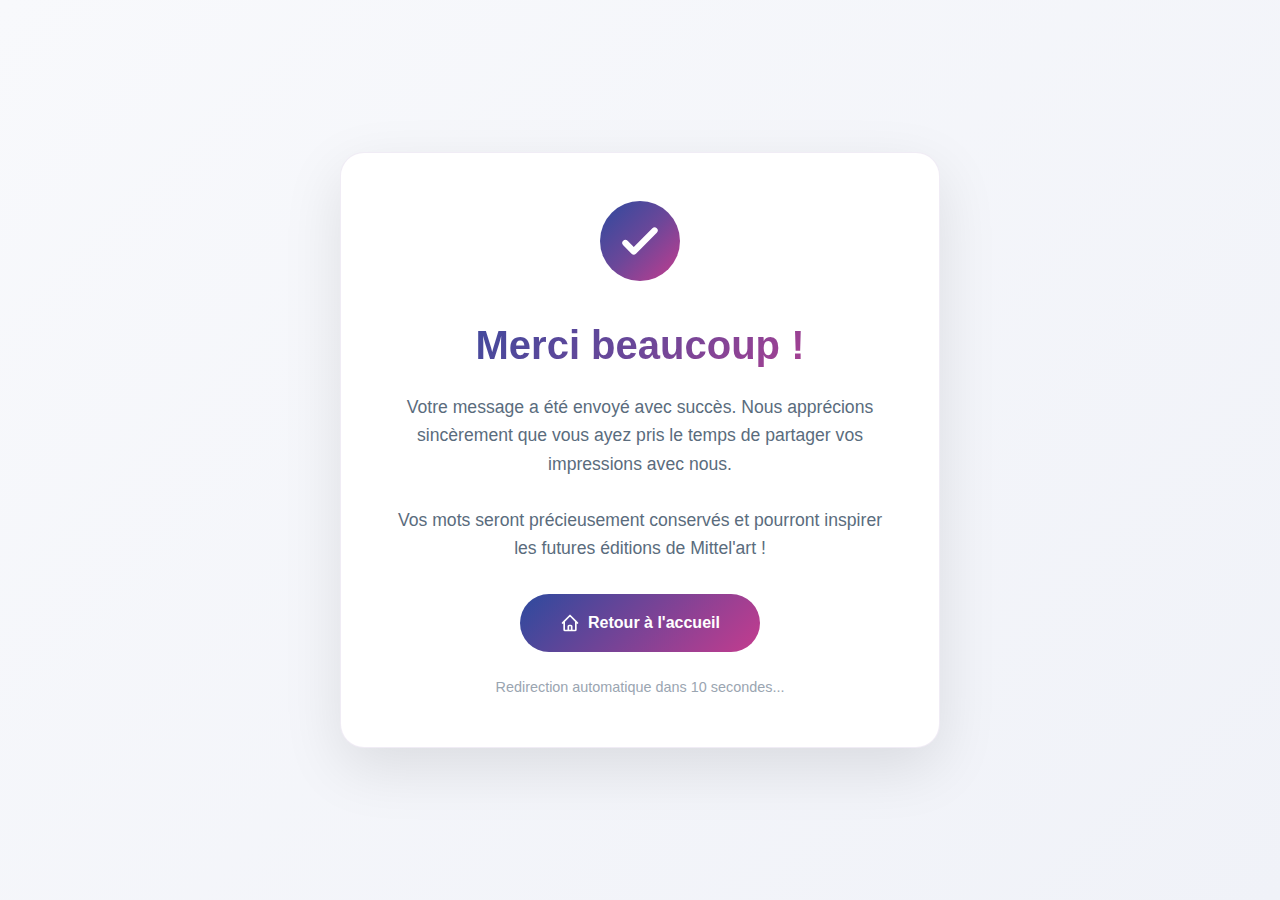
<file: thank-you.html>
<!DOCTYPE html>
<html lang="fr">
<head>
    <meta charset="UTF-8">
    <meta name="viewport" content="width=device-width, initial-scale=1.0">
    <title>Merci ! - Mittel'art 2026</title>
    <meta name="description" content="Merci pour votre message - Mittel'art 2026">

    <link rel="icon" type="image/svg+xml" href="data:image/svg+xml,<svg xmlns='http://www.w3.org/2000/svg' viewBox='0 0 100 100'><defs><linearGradient id='g' x1='0%25' y1='0%25' x2='100%25' y2='100%25'><stop offset='0%25' stop-color='%232d4a9e'/><stop offset='50%25' stop-color='%236b4799'/><stop offset='100%25' stop-color='%23c43c8e'/></linearGradient></defs><circle cx='50' cy='50' r='45' fill='url(%23g)'/><text x='50' y='68' font-family='Georgia,serif' font-size='50' font-weight='bold' fill='white' text-anchor='middle'>M</text></svg>">
    <meta name="theme-color" content="#6b4799">
    <meta name="robots" content="noindex, nofollow">

    <link rel="stylesheet" href="styles.css">
    <style>
        .thank-you-container {
            min-height: 100vh;
            display: flex;
            align-items: center;
            justify-content: center;
            padding: 2rem;
            background: linear-gradient(135deg, #f8f9fc 0%, #f0f2f8 100%);
        }

        .thank-you-card {
            background: white;
            padding: 3rem;
            border-radius: 24px;
            box-shadow: 0 20px 60px rgba(0, 0, 0, 0.1);
            text-align: center;
            max-width: 600px;
            width: 100%;
            border: 1px solid rgba(107, 71, 153, 0.1);
        }

        .success-icon {
            width: 80px;
            height: 80px;
            margin: 0 auto 2rem;
            background: linear-gradient(135deg, #2d4a9e 0%, #6b4799 50%, #c43c8e 100%);
            border-radius: 50%;
            display: flex;
            align-items: center;
            justify-content: center;
            animation: scaleIn 0.5s ease;
        }

        @keyframes scaleIn {
            from {
                transform: scale(0);
            }
            to {
                transform: scale(1);
            }
        }

        .success-icon svg {
            width: 50px;
            height: 50px;
            stroke: white;
            stroke-width: 3;
        }

        .thank-you-title {
            font-size: 2.5rem;
            font-weight: 700;
            background: linear-gradient(135deg, #2d4a9e 0%, #6b4799 50%, #c43c8e 100%);
            -webkit-background-clip: text;
            -webkit-text-fill-color: transparent;
            background-clip: text;
            margin-bottom: 1rem;
        }

        .thank-you-message {
            font-size: 1.1rem;
            color: #5a6c7d;
            line-height: 1.6;
            margin-bottom: 2rem;
        }

        .btn-home {
            display: inline-flex;
            align-items: center;
            gap: 0.5rem;
            background: linear-gradient(135deg, #2d4a9e 0%, #c43c8e 100%);
            color: white;
            padding: 1rem 2.5rem;
            border-radius: 50px;
            font-size: 1rem;
            font-weight: 600;
            text-decoration: none;
            transition: all 0.4s ease;
        }

        .btn-home:hover {
            transform: translateY(-3px);
            box-shadow: 0 15px 40px rgba(107, 71, 153, 0.4);
        }

        .countdown {
            font-size: 0.9rem;
            color: #9aa5b1;
            margin-top: 1.5rem;
        }

        @media (max-width: 768px) {
            .thank-you-card {
                padding: 2rem 1.5rem;
            }

            .thank-you-title {
                font-size: 2rem;
            }

            .thank-you-message {
                font-size: 1rem;
            }
        }
    </style>
</head>
<body>
    <div class="thank-you-container">
        <div class="thank-you-card">
            <div class="success-icon">
                <svg xmlns="http://www.w3.org/2000/svg" fill="none" viewBox="0 0 24 24" stroke="currentColor">
                    <path stroke-linecap="round" stroke-linejoin="round" d="M5 13l4 4L19 7" />
                </svg>
            </div>

            <h1 class="thank-you-title">Merci beaucoup !</h1>

            <p class="thank-you-message">
                Votre message a été envoyé avec succès. Nous apprécions sincèrement que vous ayez pris le temps de partager vos impressions avec nous.<br><br>
                Vos mots seront précieusement conservés et pourront inspirer les futures éditions de Mittel'art !
            </p>

            <a href="/" class="btn-home">
                <svg xmlns="http://www.w3.org/2000/svg" fill="none" viewBox="0 0 24 24" stroke="currentColor" style="width: 20px; height: 20px;">
                    <path stroke-linecap="round" stroke-linejoin="round" stroke-width="2" d="M3 12l2-2m0 0l7-7 7 7M5 10v10a1 1 0 001 1h3m10-11l2 2m-2-2v10a1 1 0 01-1 1h-3m-6 0a1 1 0 001-1v-4a1 1 0 011-1h2a1 1 0 011 1v4a1 1 0 001 1m-6 0h6" />
                </svg>
                Retour à l'accueil
            </a>

            <p class="countdown">Redirection automatique dans <span id="seconds">10</span> secondes...</p>
        </div>
    </div>

    <script>
        // Redirection automatique après 10 secondes
        let seconds = 10;
        const countdownElement = document.getElementById('seconds');

        const countdown = setInterval(() => {
            seconds--;
            countdownElement.textContent = seconds;

            if (seconds <= 0) {
                clearInterval(countdown);
                window.location.href = '/';
            }
        }, 1000);
    </script>
</body>
</html>
</file>
<file: styles.css>
:root {
            --primary-blue: #1a4b8c;
            --primary-purple: #6b4799;
            --accent-magenta: #d64a7b;
            --accent-yellow: #f4c542;
            --accent-cyan: #4ecdc4;
            --accent-orange: #e85a3c;
            --dark: #0f1419;
            --dark-soft: #1a1f2e;
            --light: #ffffff;
            --light-soft: #f8f9fa;
            --text-muted: #6b7280;
            
            --gradient-hero: linear-gradient(135deg, 
                #1a4b8c 0%, 
                #6b4799 30%, 
                #d64a7b 60%, 
                #e85a3c 80%, 
                #f4c542 100%);
            
            --gradient-card: linear-gradient(145deg, 
                rgba(26, 75, 140, 0.1) 0%, 
                rgba(107, 71, 153, 0.1) 100%);
        }

        * {
            margin: 0;
            padding: 0;
            box-sizing: border-box;
        }

        html {
            scroll-behavior: smooth;
        }

        body {
            font-family: 'Outfit', sans-serif;
            background: var(--light);
            color: var(--dark);
            line-height: 1.6;
            overflow-x: hidden;
        }

        /* Navigation */
        .navbar {
            position: fixed;
            top: 0;
            left: 0;
            right: 0;
            z-index: 1000;
            padding: 1rem 2rem;
            transition: all 0.4s ease;
            background: transparent;
        }

        .navbar.scrolled {
            background: rgba(255, 255, 255, 0.95);
            backdrop-filter: blur(20px);
            box-shadow: 0 4px 30px rgba(0, 0, 0, 0.1);
        }

        .navbar-content {
            max-width: 1400px;
            margin: 0 auto;
            display: flex;
            justify-content: space-between;
            align-items: center;
        }

        /* LOGO STYLES */
        .logo {
            font-family: 'Playfair Display', serif;
            font-size: 1.8rem;
            font-weight: 800;
            color: var(--light);
            text-decoration: none;
            transition: all 0.3s ease;
        }

        .navbar.scrolled .logo {
            background: var(--gradient-hero);
            -webkit-background-clip: text;
            -webkit-text-fill-color: transparent;
            background-clip: text;
            color: transparent;
        }

        .logo span {
            font-weight: 400;
        }

        .nav-links {
            display: flex;
            gap: 2.5rem;
            list-style: none;
        }

        .nav-links a {
            text-decoration: none;
            color: var(--light);
            font-weight: 500;
            font-size: 0.95rem;
            transition: all 0.3s ease;
            position: relative;
        }

        .navbar.scrolled .nav-links a {
            color: var(--dark);
        }

        .navbar.scrolled .nav-links a:hover {
            background: var(--gradient-hero);
            -webkit-background-clip: text;
            -webkit-text-fill-color: transparent;
            background-clip: text;
        }

        .nav-links a::after {
            content: '';
            position: absolute;
            bottom: -5px;
            left: 0;
            width: 0;
            height: 2px;
            background: var(--accent-magenta);
            transition: width 0.3s ease;
        }

        .nav-links a:hover::after {
            width: 100%;
        }

        .mobile-toggle {
            display: none;
            flex-direction: column;
            gap: 5px;
            cursor: pointer;
            padding: 5px;
        }

        .mobile-toggle span {
            width: 28px;
            height: 3px;
            background: var(--light);
            border-radius: 3px;
            transition: all 0.3s ease;
        }

        .navbar.scrolled .mobile-toggle span {
            background: var(--dark);
        }

        /* Hero Section */
        .hero {
            min-height: 100vh;
            display: flex;
            align-items: center;
            justify-content: center;
            position: relative;
            overflow: hidden;
            background: var(--gradient-hero);
        }

        .hero::before {
            content: '';
            position: absolute;
            top: 0;
            left: 0;
            right: 0;
            bottom: 0;
            background: 
                radial-gradient(circle at 20% 80%, rgba(78, 205, 196, 0.4) 0%, transparent 50%),
                radial-gradient(circle at 80% 20%, rgba(244, 197, 66, 0.4) 0%, transparent 50%),
                radial-gradient(circle at 40% 40%, rgba(196, 60, 142, 0.3) 0%, transparent 40%);
            animation: heroGlow 8s ease-in-out infinite alternate;
        }

        @keyframes heroGlow {
            0% { opacity: 0.7; transform: scale(1); }
            100% { opacity: 1; transform: scale(1.1); }
        }

        .hero-content {
            text-align: center;
            z-index: 10;
            padding: 2rem;
            max-width: 900px;
        }

        .hero-badge {
            display: inline-block;
            background: rgba(255, 255, 255, 0.2);
            backdrop-filter: blur(10px);
            padding: 0.6rem 1.5rem;
            border-radius: 50px;
            font-size: 0.9rem;
            font-weight: 600;
            color: var(--light);
            margin-bottom: 2rem;
            border: 1px solid rgba(255, 255, 255, 0.3);
            animation: fadeInDown 0.8s ease-out;
        }

        .hero-title {
            font-family: 'Playfair Display', serif;
            font-size: clamp(3.5rem, 10vw, 8rem);
            font-weight: 800;
            color: var(--light);
            line-height: 1;
            margin-bottom: 1rem;
            animation: fadeInUp 1s ease-out 0.2s both;
            text-shadow: 0 4px 30px rgba(0, 0, 0, 0.3);
        }

        .hero-title span {
            display: block;
            font-size: 0.4em;
            font-weight: 400;
            letter-spacing: 0.3em;
            margin-top: 0.5rem;
            opacity: 0.9;
            text-transform: uppercase;
        }

        .hero-subtitle {
            font-size: clamp(1.1rem, 2.5vw, 1.4rem);
            color: var(--light);
            margin-bottom: 2.5rem;
            opacity: 0.95;
            animation: fadeInUp 1s ease-out 0.4s both;
        }

        .hero-date {
            font-family: 'Playfair Display', serif;
            font-size: clamp(2rem, 5vw, 3.5rem);
            font-weight: 700;
            color: var(--accent-yellow);
            margin-bottom: 2rem;
            animation: fadeInUp 1s ease-out 0.6s both;
            text-shadow: 0 2px 20px rgba(244, 197, 66, 0.5);
        }

        .hero-cta {
            display: flex;
            gap: 1rem;
            justify-content: center;
            flex-wrap: wrap;
            animation: fadeInUp 1s ease-out 0.8s both;
        }

        .btn {
            padding: 1rem 2.5rem;
            border-radius: 50px;
            font-size: 1rem;
            font-weight: 600;
            text-decoration: none;
            transition: all 0.4s ease;
            cursor: pointer;
            border: none;
        }

        .btn-primary {
            background: var(--light);
            color: var(--primary-purple);
            box-shadow: 0 10px 40px rgba(0, 0, 0, 0.2);
        }

        .btn-primary:hover {
            transform: translateY(-3px);
            box-shadow: 0 15px 50px rgba(0, 0, 0, 0.3);
        }

        .btn-secondary {
            background: transparent;
            color: var(--light);
            border: 2px solid rgba(255, 255, 255, 0.5);
        }

        .btn-secondary:hover {
            background: rgba(255, 255, 255, 0.1);
            border-color: var(--light);
        }

        .scroll-indicator {
            position: absolute;
            bottom: 2rem;
            left: 50%;
            transform: translateX(-50%);
            animation: bounce 2s infinite;
        }

        .scroll-indicator svg {
            width: 30px;
            height: 30px;
            color: var(--light);
            opacity: 0.7;
        }

        @keyframes bounce {
            0%, 100% { transform: translateX(-50%) translateY(0); }
            50% { transform: translateX(-50%) translateY(10px); }
        }

        @keyframes fadeInUp {
            from {
                opacity: 0;
                transform: translateY(30px);
            }
            to {
                opacity: 1;
                transform: translateY(0);
            }
        }

        @keyframes fadeInDown {
            from {
                opacity: 0;
                transform: translateY(-20px);
            }
            to {
                opacity: 1;
                transform: translateY(0);
            }
        }

        /* Sections */
        section {
            padding: 6rem 2rem;
        }

        .section-header {
            text-align: center;
            margin-bottom: 4rem;
        }

        .section-badge {
            display: inline-block;
            background: var(--gradient-card);
            padding: 0.5rem 1.2rem;
            border-radius: 50px;
            font-size: 0.85rem;
            font-weight: 600;
            color: var(--primary-purple);
            margin-bottom: 1rem;
            border: 1px solid rgba(107, 71, 153, 0.2);
        }

        .section-title {
            font-family: 'Playfair Display', serif;
            font-size: clamp(2.2rem, 5vw, 3.5rem);
            font-weight: 700;
            color: var(--dark);
            margin-bottom: 1rem;
        }

        .section-subtitle {
            font-size: 1.1rem;
            color: var(--text-muted);
            max-width: 600px;
            margin: 0 auto;
        }

        /* About Section */
        .about {
            background: var(--light-soft);
        }

        .about-grid {
            max-width: 1200px;
            margin: 0 auto;
            display: grid;
            grid-template-columns: 1fr 1fr;
            gap: 4rem;
            align-items: center;
        }

        .about-image {
            position: relative;
            border-radius: 20px;
            overflow: hidden;
            aspect-ratio: 4/5;
            box-shadow: 0 30px 60px rgba(45, 74, 158, 0.2);
        }

        .about-content h3 {
            font-family: 'Playfair Display', serif;
            font-size: 2rem;
            font-weight: 700;
            color: var(--dark);
            margin-bottom: 1.5rem;
        }

        .about-content p {
            color: var(--text-muted);
            margin-bottom: 1.5rem;
            font-size: 1.05rem;
        }

        .about-stats {
            display: grid;
            grid-template-columns: repeat(3, 1fr);
            gap: 2rem;
            margin-top: 2.5rem;
        }

        .stat-item {
            text-align: center;
            padding: 1.5rem;
            background: var(--light);
            border-radius: 16px;
            box-shadow: 0 10px 30px rgba(0, 0, 0, 0.05);
        }

        .stat-number {
            font-family: 'Playfair Display', serif;
            font-size: 2.5rem;
            font-weight: 800;
            background: var(--gradient-hero);
            -webkit-background-clip: text;
            -webkit-text-fill-color: transparent;
            background-clip: text;
        }

        .stat-label {
            font-size: 0.9rem;
            color: var(--text-muted);
            margin-top: 0.3rem;
        }

        /* Henri Portrait */
        .founder-section {
            display: flex;
            align-items: center;
            gap: 1.5rem;
            margin: 2rem 0;
            padding: 1.5rem;
            background: linear-gradient(135deg, rgba(45, 74, 158, 0.08) 0%, rgba(107, 71, 153, 0.08) 100%);
            border-radius: 16px;
            border-left: 4px solid var(--accent-magenta);
        }

        .founder-image {
            flex-shrink: 0;
            width: 120px;
            height: 120px;
            border-radius: 50%;
            overflow: hidden;
            box-shadow: 0 8px 25px rgba(107, 71, 153, 0.25);
            border: 3px solid var(--light);
        }

        .founder-image img {
            width: 100%;
            height: 100%;
            object-fit: cover;
        }

        .founder-info h4 {
            font-family: 'Playfair Display', serif;
            font-size: 1.3rem;
            font-weight: 700;
            color: var(--dark);
            margin-bottom: 0.3rem;
        }

        .founder-info .founder-role {
            font-size: 0.9rem;
            color: var(--accent-magenta);
            font-weight: 600;
            margin-bottom: 0.5rem;
        }

        .founder-info p {
            font-size: 0.95rem;
            color: var(--text-muted);
            margin: 0;
            line-height: 1.5;
        }

        .photo-credit {
            font-size: 0.75rem;
            color: var(--text-muted);
            font-style: italic;
            margin-top: 0.5rem;
            opacity: 0.8;
        }

        @media (max-width: 600px) {
            .founder-section {
                flex-direction: column;
                text-align: center;
            }
            
            .founder-image {
                width: 100px;
                height: 100px;
            }
        }

        /* Programme Section */
        .programme {
            background: var(--dark);
            color: var(--light);
            position: relative;
            overflow: hidden;
        }

        .programme::before {
            content: '';
            position: absolute;
            top: -50%;
            right: -20%;
            width: 600px;
            height: 600px;
            background: radial-gradient(circle, rgba(107, 71, 153, 0.3) 0%, transparent 70%);
            border-radius: 50%;
        }

        .programme .section-title {
            color: var(--light);
        }

        .programme .section-badge {
            background: rgba(255, 255, 255, 0.1);
            color: var(--accent-yellow);
            border-color: rgba(244, 197, 66, 0.3);
        }

        .programme-grid {
            max-width: 1000px;
            margin: 0 auto;
            display: grid;
            grid-template-columns: 1fr 1fr;
            gap: 3rem;
        }

        .programme-card {
            background: rgba(255, 255, 255, 0.05);
            backdrop-filter: blur(10px);
            border-radius: 24px;
            padding: 2.5rem;
            border: 1px solid rgba(255, 255, 255, 0.1);
            transition: all 0.4s ease;
        }

        .programme-card:hover {
            transform: translateY(-5px);
            background: rgba(255, 255, 255, 0.08);
            border-color: rgba(255, 255, 255, 0.2);
        }

        .programme-day {
            font-family: 'Playfair Display', serif;
            font-size: 1.8rem;
            font-weight: 700;
            color: var(--accent-yellow);
            margin-bottom: 0.5rem;
        }

        .programme-date {
            font-size: 1rem;
            color: rgba(255, 255, 255, 0.7);
            margin-bottom: 2rem;
            padding-bottom: 1.5rem;
            border-bottom: 1px solid rgba(255, 255, 255, 0.1);
        }

        .programme-item {
            display: flex;
            gap: 1.5rem;
            margin-bottom: 1.5rem;
            align-items: flex-start;
        }

        .programme-time {
            font-weight: 600;
            color: var(--accent-cyan);
            min-width: 80px;
            font-size: 0.95rem;
        }

        .programme-event {
            color: rgba(255, 255, 255, 0.9);
        }

        .programme-event strong {
            display: block;
            margin-bottom: 0.3rem;
        }

        .programme-event span {
            font-size: 0.9rem;
            color: rgba(255, 255, 255, 0.6);
        }

        /* Lieu Section */
        .lieu {
            background: var(--light);
        }

        .lieu-grid {
            max-width: 1200px;
            margin: 0 auto;
            display: grid;
            grid-template-columns: 1fr 1fr;
            gap: 4rem;
            align-items: center;
        }

        .lieu-info h3 {
            font-family: 'Playfair Display', serif;
            font-size: 2rem;
            font-weight: 700;
            color: var(--dark);
            margin-bottom: 1.5rem;
        }

        .lieu-details {
            margin-top: 2rem;
        }

        .lieu-item {
            display: flex;
            gap: 1rem;
            margin-bottom: 1.5rem;
            align-items: flex-start;
        }

        .lieu-icon {
            width: 50px;
            height: 50px;
            background: var(--gradient-card);
            border-radius: 12px;
            display: flex;
            align-items: center;
            justify-content: center;
            flex-shrink: 0;
        }

        .lieu-icon svg {
            width: 24px;
            height: 24px;
            color: var(--primary-purple);
        }

        .lieu-text h4 {
            font-weight: 600;
            color: var(--dark);
            margin-bottom: 0.3rem;
        }

        .lieu-text p {
            color: var(--text-muted);
            font-size: 0.95rem;
        }

        .lieu-map {
            border-radius: 20px;
            overflow: hidden;
            box-shadow: 0 30px 60px rgba(0, 0, 0, 0.1);
            aspect-ratio: 1;
            background: var(--gradient-card);
        }

        .lieu-map iframe {
            width: 100%;
            height: 100%;
            border: none;
        }

        /* Partners Section */
        .partners {
            background: var(--light-soft);
        }

        .partners-grid {
            max-width: 1000px;
            margin: 0 auto;
            display: grid;
            grid-template-columns: repeat(auto-fit, minmax(200px, 1fr));
            gap: 3rem;
            align-items: center;
            justify-items: center;
        }

        .partner-item svg,
        .partner-item img {
            max-width: 180px;
            max-height: 80px;
            width: 100%;
            height: auto;
            filter: grayscale(100%);
            opacity: 0.7;
            transition: all 0.3s ease;
            object-fit: contain;
        }

        .partner-item svg:hover,
        .partner-item img:hover {
            filter: grayscale(0%);
            opacity: 1;
            transform: scale(1.05);
        }

        /* Contact Section */
        .contact {
            background: var(--light-soft);
            color: var(--dark);
            text-align: center;
            position: relative;
            overflow: hidden;
        }

        .contact-content {
            position: relative;
            z-index: 10;
            max-width: 900px;
            margin: 0 auto;
        }

        .contact .section-badge {
            background: var(--gradient-card);
            color: var(--primary-purple);
            border: 1px solid rgba(107, 71, 153, 0.2);
        }

        .contact .section-title {
            color: var(--dark);
        }

        .contact .section-subtitle {
            color: var(--text-muted);
        }

        .contact-cards {
            display: grid;
            grid-template-columns: repeat(2, 1fr);
            gap: 1.5rem;
            margin-top: 3rem;
        }

        .contact-card {
            background: var(--light);
            padding: 2rem;
            border-radius: 20px;
            border: 1px solid rgba(0, 0, 0, 0.08);
            box-shadow: 0 10px 30px rgba(0, 0, 0, 0.05);
            transition: all 0.3s ease;
        }

        .contact-card:hover {
            transform: translateY(-5px);
            box-shadow: 0 15px 40px rgba(0, 0, 0, 0.1);
        }

        .contact-card svg {
            width: 40px;
            height: 40px;
            margin-bottom: 1rem;
            color: var(--accent-magenta);
        }

        .contact-card h4 {
            font-weight: 600;
            margin-bottom: 0.5rem;
            color: var(--dark);
        }

        .contact-card p {
            color: var(--text-muted);
            font-size: 0.95rem;
        }

        .contact-card a {
            color: var(--primary-purple);
            text-decoration: none;
            transition: color 0.3s ease;
        }

        .contact-card a:hover {
            color: var(--accent-magenta);
        }


        /* Artistes Section */
        .artistes {
            padding: 6rem 2rem;
            background: linear-gradient(135deg, #f8f9fa 0%, #e9ecef 100%);
        }

        .artistes .section-title {
            color: var(--dark);
        }

        .artistes .section-subtitle {
            color: var(--text-muted);
        }

        .artistes-grid {
            max-width: 1400px;
            margin: 3rem auto 0;
            display: grid;
            grid-template-columns: repeat(auto-fit, minmax(250px, 1fr));
            gap: 1.5rem;
        }

        .artiste-item {
            background: var(--light);
            padding: 1.5rem;
            border-radius: 12px;
            border-left: 4px solid var(--primary-purple);
            box-shadow: 0 4px 15px rgba(0, 0, 0, 0.08);
            transition: all 0.3s ease;
        }

        .artiste-item:hover {
            transform: translateY(-5px);
            box-shadow: 0 8px 25px rgba(107, 71, 153, 0.2);
            border-left-color: var(--accent-magenta);
        }

        .artiste-specialty {
            display: inline-block;
            background: linear-gradient(135deg, var(--primary-blue) 0%, var(--primary-purple) 100%);
            color: var(--light);
            padding: 0.3rem 0.8rem;
            border-radius: 20px;
            font-size: 0.75rem;
            font-weight: 600;
            text-transform: uppercase;
            letter-spacing: 0.5px;
            margin-bottom: 0.75rem;
        }

        .artiste-item h4 {
            font-family: 'Playfair Display', serif;
            font-size: 1.2rem;
            color: var(--dark);
            margin: 0 0 0.75rem 0;
            font-weight: 600;
        }

        .artiste-contact {
            display: flex;
            gap: 0.5rem;
            margin-top: 0.75rem;
            flex-wrap: wrap;
        }

        .artiste-link {
            display: inline-flex;
            align-items: center;
            gap: 0.3rem;
            padding: 0.4rem 0.8rem;
            background: rgba(107, 71, 153, 0.08);
            border-radius: 20px;
            font-size: 0.8rem;
            color: var(--primary-purple);
            text-decoration: none;
            transition: all 0.3s ease;
            border: 1px solid rgba(107, 71, 153, 0.2);
        }

        .artiste-link svg {
            width: 14px;
            height: 14px;
            fill: currentColor;
        }

        .artiste-link:hover {
            background: var(--primary-purple);
            color: var(--light);
            transform: translateY(-2px);
            box-shadow: 0 4px 12px rgba(107, 71, 153, 0.3);
        }

        @media (max-width: 768px) {
            .artistes-grid {
                grid-template-columns: repeat(auto-fit, minmax(200px, 1fr));
                gap: 1rem;
            }

            .artiste-item {
                padding: 1.2rem;
            }

            .artiste-item h4 {
                font-size: 1.1rem;
            }
        }

        @media (max-width: 480px) {
            .artistes-grid {
                grid-template-columns: 1fr;
            }
        }
        /* Footer */
        footer {
            background: linear-gradient(135deg, 
                #1a4b8c 0%, 
                #6b4799 30%, 
                #d64a7b 60%, 
                #e85a3c 80%, 
                #f4c542 100%);
            color: var(--light);
            padding: 3rem 2rem;
            text-align: center;
            position: relative;
        }

        footer::before {
            content: '';
            position: absolute;
            top: 0;
            left: 0;
            right: 0;
            bottom: 0;
            background: 
                radial-gradient(circle at 20% 80%, rgba(78, 205, 196, 0.3) 0%, transparent 50%),
                radial-gradient(circle at 80% 20%, rgba(244, 197, 66, 0.3) 0%, transparent 50%);
            pointer-events: none;
        }

        .footer-content {
            max-width: 1200px;
            margin: 0 auto;
            position: relative;
            z-index: 1;
        }

        .footer-logo {
            font-family: 'Playfair Display', serif;
            font-size: 2rem;
            font-weight: 800;
            color: var(--light);
            text-shadow: 0 2px 10px rgba(0, 0, 0, 0.2);
            margin-bottom: 1rem;
        }

        .footer-text {
            color: rgba(255, 255, 255, 0.9);
            margin-bottom: 2rem;
        }

        .footer-links {
            display: flex;
            justify-content: center;
            gap: 2rem;
            flex-wrap: wrap;
            margin-bottom: 2rem;
        }

        .footer-links a {
            color: rgba(255, 255, 255, 0.9);
            text-decoration: none;
            transition: all 0.3s ease;
            padding: 0.3rem 0.6rem;
            border-radius: 6px;
        }

        .footer-links a:hover {
            background: rgba(255, 255, 255, 0.2);
            color: var(--light);
        }

        .footer-bottom {
            padding-top: 2rem;
            border-top: 1px solid rgba(255, 255, 255, 0.3);
            font-size: 0.9rem;
            color: rgba(255, 255, 255, 0.8);
        }

        /* Mobile Menu */
        .mobile-menu {
            display: none;
            position: fixed;
            top: 0;
            left: 0;
            right: 0;
            bottom: 0;
            background: var(--gradient-hero);
            z-index: 999;
            padding: 6rem 2rem 2rem;
            transform: translateX(100%);
            transition: transform 0.4s ease;
        }

        .mobile-menu.active {
            transform: translateX(0);
        }

        .mobile-menu-links {
            list-style: none;
            text-align: center;
        }

        .mobile-menu-links a {
            display: block;
            padding: 1.5rem;
            color: var(--light);
            text-decoration: none;
            font-size: 1.3rem;
            font-weight: 500;
            transition: all 0.3s ease;
            border-radius: 12px;
        }

        .mobile-menu-links a:hover {
            background: rgba(255, 255, 255, 0.2);
            color: var(--accent-yellow);
        }

        .mobile-menu-close {
            position: absolute;
            top: 1.5rem;
            right: 1.5rem;
            background: none;
            border: none;
            color: var(--light);
            font-size: 2rem;
            cursor: pointer;
        }

        /* Responsive */
        @media (max-width: 1024px) {
            .about-grid,
            .lieu-grid {
                grid-template-columns: 1fr;
                gap: 3rem;
            }

            .about-image {
                max-width: 400px;
                margin: 0 auto;
            }

            .lieu-map {
                aspect-ratio: 16/9;
            }
        }

        @media (max-width: 768px) {
            .nav-links {
                display: none;
            }

            .mobile-toggle {
                display: flex;
            }

            .mobile-menu {
                display: block;
            }

            .hero-cta {
                flex-direction: column;
                align-items: center;
            }

            .btn {
                width: 100%;
                max-width: 280px;
                text-align: center;
            }

            .programme-grid {
                grid-template-columns: 1fr;
            }

            .about-stats {
                grid-template-columns: repeat(3, 1fr);
                gap: 1rem;
            }

            .stat-item {
                padding: 1rem;
            }

            .stat-number {
                font-size: 1.8rem;
            }

            .contact-cards {
                grid-template-columns: 1fr;
            }

            section {
                padding: 4rem 1.5rem;
            }
        }

        @media (max-width: 480px) {
            .about-stats {
                grid-template-columns: 1fr;
            }

            .hero-title {
                font-size: 3rem;
            }

            .hero-date {
                font-size: 1.8rem;
            }
        }

        /* Back to top button */
        .back-to-top {
            position: fixed;
            bottom: 2rem;
            right: 2rem;
            width: 50px;
            height: 50px;
            background: var(--gradient-hero);
            border-radius: 50%;
            display: flex;
            align-items: center;
            justify-content: center;
            color: var(--light);
            text-decoration: none;
            box-shadow: 0 10px 30px rgba(107, 71, 153, 0.4);
            opacity: 0;
            visibility: hidden;
            transition: all 0.4s ease;
            z-index: 100;
        }

        .back-to-top.visible {
            opacity: 1;
            visibility: visible;
        }

        .back-to-top:hover {
            transform: translateY(-5px);
            box-shadow: 0 15px 40px rgba(107, 71, 153, 0.5);
        }

        /* ========== COUNTDOWN ========== */
        .countdown-container {
            display: flex;
            justify-content: center;
            gap: 1.5rem;
            margin: 2rem 0;
            flex-wrap: wrap;
            animation: fadeInUp 1s ease-out 0.5s both;
        }

        .countdown-item {
            background: rgba(255, 255, 255, 0.15);
            backdrop-filter: blur(10px);
            border: 1px solid rgba(255, 255, 255, 0.25);
            border-radius: 16px;
            padding: 1.2rem 1.5rem;
            min-width: 90px;
            text-align: center;
            transition: transform 0.3s ease;
        }

        .countdown-item:hover {
            transform: translateY(-5px);
            background: rgba(255, 255, 255, 0.2);
        }

        .countdown-number {
            font-family: 'Playfair Display', serif;
            font-size: 2.5rem;
            font-weight: 700;
            color: var(--accent-yellow);
            line-height: 1;
            text-shadow: 0 2px 10px rgba(244, 197, 66, 0.5);
        }

        .countdown-label {
            font-size: 0.85rem;
            color: rgba(255, 255, 255, 0.9);
            text-transform: uppercase;
            letter-spacing: 1px;
            margin-top: 0.5rem;
        }

        .countdown-ended {
            font-family: 'Playfair Display', serif;
            font-size: 1.8rem;
            color: var(--accent-yellow);
            text-shadow: 0 2px 20px rgba(244, 197, 66, 0.5);
            animation: pulse 2s infinite;
        }

        @keyframes pulse {
            0%, 100% { opacity: 1; transform: scale(1); }
            50% { opacity: 0.8; transform: scale(1.02); }
        }

        /* ========== ACTION BUTTONS (Calendar & Share) ========== */
        .action-buttons {
            display: flex;
            justify-content: center;
            gap: 1rem;
            margin-top: 1.5rem;
            flex-wrap: wrap;
            animation: fadeInUp 1s ease-out 0.9s both;
        }

        .action-btn {
            display: inline-flex;
            align-items: center;
            gap: 0.5rem;
            padding: 0.8rem 1.5rem;
            border-radius: 50px;
            font-size: 0.9rem;
            font-weight: 500;
            text-decoration: none;
            transition: all 0.3s ease;
            cursor: pointer;
            border: none;
        }

        .action-btn svg {
            width: 18px;
            height: 18px;
        }

        .btn-calendar {
            background: rgba(255, 255, 255, 0.9);
            color: var(--primary-purple);
        }

        .btn-calendar:hover {
            background: var(--light);
            transform: translateY(-2px);
            box-shadow: 0 8px 25px rgba(0, 0, 0, 0.2);
        }

        .btn-share {
            background: rgba(255, 255, 255, 0.2);
            color: var(--light);
            border: 1px solid rgba(255, 255, 255, 0.4);
        }

        .btn-share:hover {
            background: rgba(255, 255, 255, 0.3);
            transform: translateY(-2px);
        }

        /* Calendar dropdown */
        .calendar-dropdown {
            position: relative;
            display: inline-block;
        }

        .calendar-options {
            position: absolute;
            bottom: 100%;
            left: 50%;
            transform: translateX(-50%);
            background: var(--light);
            border-radius: 12px;
            box-shadow: 0 10px 40px rgba(0, 0, 0, 0.2);
            padding: 0.5rem;
            margin-bottom: 0.5rem;
            opacity: 0;
            visibility: hidden;
            transition: all 0.3s ease;
            min-width: 200px;
            z-index: 100;
        }

        .calendar-dropdown:hover .calendar-options,
        .calendar-dropdown:focus-within .calendar-options {
            opacity: 1;
            visibility: visible;
        }

        .calendar-option {
            display: flex;
            align-items: center;
            gap: 0.75rem;
            padding: 0.75rem 1rem;
            color: var(--dark);
            text-decoration: none;
            border-radius: 8px;
            transition: background 0.2s ease;
            font-size: 0.9rem;
        }

        .calendar-option:hover {
            background: var(--light-soft);
        }

        .calendar-option svg {
            width: 20px;
            height: 20px;
        }

        .calendar-option.google svg { color: #4285F4; }
        .calendar-option.apple svg { color: #333; }
        .calendar-option.outlook svg { color: #0078D4; }
        .calendar-option.ics svg { color: var(--primary-purple); }

        /* Share dropdown */
        .share-dropdown {
            position: relative;
            display: inline-block;
        }

        .share-options {
            position: absolute;
            bottom: 100%;
            left: 50%;
            transform: translateX(-50%);
            background: var(--light);
            border-radius: 12px;
            box-shadow: 0 10px 40px rgba(0, 0, 0, 0.2);
            padding: 0.5rem;
            margin-bottom: 0.5rem;
            opacity: 0;
            visibility: hidden;
            transition: all 0.3s ease;
            min-width: 180px;
            z-index: 100;
        }

        .share-dropdown:hover .share-options,
        .share-dropdown:focus-within .share-options {
            opacity: 1;
            visibility: visible;
        }

        .share-option {
            display: flex;
            align-items: center;
            gap: 0.75rem;
            padding: 0.75rem 1rem;
            color: var(--dark);
            text-decoration: none;
            border-radius: 8px;
            transition: background 0.2s ease;
            font-size: 0.9rem;
            cursor: pointer;
            border: none;
            background: none;
            width: 100%;
        }

        .share-option:hover {
            background: var(--light-soft);
        }

        .share-option svg {
            width: 20px;
            height: 20px;
        }

        .share-option.facebook svg { color: #1877F2; }
        .share-option.twitter svg { color: #1DA1F2; }
        .share-option.whatsapp svg { color: #25D366; }
        .share-option.email svg { color: var(--accent-magenta); }
        .share-option.copy svg { color: var(--text-muted); }

        /* ========== GALLERY ========== */
        .gallery {
            background: var(--dark);
            overflow: hidden;
        }

        .gallery .section-badge {
            background: rgba(255, 255, 255, 0.1);
            color: var(--light);
            border-color: rgba(255, 255, 255, 0.2);
        }

        .gallery .section-title {
            color: var(--light);
        }

        .gallery .section-subtitle {
            color: rgba(255, 255, 255, 0.7);
        }

        .gallery-grid {
            max-width: 1400px;
            margin: 0 auto;
            display: grid;
            grid-template-columns: repeat(4, 1fr);
            grid-template-rows: repeat(2, 250px);
            gap: 1rem;
        }

        .gallery-item {
            position: relative;
            overflow: hidden;
            border-radius: 12px;
            cursor: pointer;
        }

        .gallery-item:nth-child(1) {
            grid-column: span 2;
            grid-row: span 2;
        }

        .gallery-item img {
            width: 100%;
            height: 100%;
            object-fit: cover;
            transition: transform 0.5s ease;
        }

        .gallery-item:hover img {
            transform: scale(1.1);
        }

        .gallery-overlay {
            position: absolute;
            inset: 0;
            background: linear-gradient(to top, rgba(0,0,0,0.7) 0%, transparent 50%);
            display: flex;
            align-items: flex-end;
            padding: 1.5rem;
            opacity: 0;
            transition: opacity 0.3s ease;
        }

        .gallery-item:hover .gallery-overlay {
            opacity: 1;
        }

        .gallery-caption {
            color: var(--light);
        }

        .gallery-caption h4 {
            font-size: 1.1rem;
            margin-bottom: 0.25rem;
        }

        .gallery-caption p {
            font-size: 0.85rem;
            opacity: 0.8;
        }

        /* Lightbox */
        .lightbox {
            position: fixed;
            inset: 0;
            background: rgba(0, 0, 0, 0.95);
            z-index: 2000;
            display: flex;
            align-items: center;
            justify-content: center;
            opacity: 0;
            visibility: hidden;
            transition: all 0.3s ease;
        }

        .lightbox.active {
            opacity: 1;
            visibility: visible;
        }

        .lightbox-content {
            max-width: 90vw;
            max-height: 90vh;
            position: relative;
        }

        .lightbox-content img {
            max-width: 100%;
            max-height: 85vh;
            border-radius: 8px;
            box-shadow: 0 20px 60px rgba(0, 0, 0, 0.5);
        }

        .lightbox-close {
            position: absolute;
            top: -50px;
            right: 0;
            background: none;
            border: none;
            color: var(--light);
            font-size: 2rem;
            cursor: pointer;
            padding: 0.5rem;
            transition: transform 0.3s ease;
        }

        .lightbox-close:hover {
            transform: rotate(90deg);
        }

        .lightbox-nav {
            position: absolute;
            top: 50%;
            transform: translateY(-50%);
            background: rgba(255, 255, 255, 0.1);
            border: none;
            color: var(--light);
            width: 50px;
            height: 50px;
            border-radius: 50%;
            cursor: pointer;
            display: flex;
            align-items: center;
            justify-content: center;
            transition: all 0.3s ease;
        }

        .lightbox-nav:hover {
            background: rgba(255, 255, 255, 0.2);
        }

        .lightbox-prev { left: -70px; }
        .lightbox-next { right: -70px; }

        .lightbox-caption {
            text-align: center;
            color: var(--light);
            margin-top: 1rem;
            font-size: 1rem;
        }

        /* Toast notification */
        .toast {
            position: fixed;
            bottom: 2rem;
            left: 50%;
            transform: translateX(-50%) translateY(100px);
            background: var(--dark);
            color: var(--light);
            padding: 1rem 2rem;
            border-radius: 50px;
            box-shadow: 0 10px 40px rgba(0, 0, 0, 0.3);
            z-index: 3000;
            opacity: 0;
            transition: all 0.4s ease;
            display: flex;
            align-items: center;
            gap: 0.75rem;
        }

        .toast.show {
            opacity: 1;
            transform: translateX(-50%) translateY(0);
        }

        .toast svg {
            width: 20px;
            height: 20px;
            color: var(--accent-cyan);
        }

        /* Responsive gallery */
        @media (max-width: 1024px) {
            .gallery-grid {
                grid-template-columns: repeat(2, 1fr);
                grid-template-rows: repeat(3, 200px);
            }

            .gallery-item:nth-child(1) {
                grid-column: span 2;
                grid-row: span 1;
            }
        }

        @media (max-width: 768px) {
            .countdown-container {
                gap: 1rem;
            }

            .countdown-item {
                min-width: 70px;
                padding: 1rem;
            }

            .countdown-number {
                font-size: 2rem;
            }

            .action-buttons {
                flex-direction: column;
                align-items: center;
            }

            .calendar-options,
            .share-options {
                position: fixed;
                bottom: auto;
                top: 50%;
                left: 50%;
                transform: translate(-50%, -50%);
                margin-bottom: 0;
            }

            .gallery-grid {
                grid-template-columns: 1fr;
                grid-template-rows: auto;
            }

            .gallery-item,
            .gallery-item:nth-child(1) {
                grid-column: span 1;
                grid-row: span 1;
                height: 250px;
            }

            .lightbox-nav {
                display: none;
            }
        }

        /* Section Retour sur 2025 */
        .retour-2025 {
            padding: 6rem 2rem;
            background: linear-gradient(135deg, #1a1f2e 0%, #0f1419 100%);
        }

        .retour-2025 .section-title {
            color: var(--light);
        }

        .retour-2025 .section-subtitle {
            color: rgba(255, 255, 255, 0.7);
        }

        .retour-grid {
            max-width: 1400px;
            margin: 0 auto;
            display: grid;
            grid-template-columns: 1fr 1fr 1fr;
            gap: 2rem;
            margin-top: 3rem;
        }

        .retour-card {
            background: rgba(255, 255, 255, 0.05);
            border-radius: 16px;
            overflow: hidden;
            border: 1px solid rgba(255, 255, 255, 0.1);
            transition: all 0.4s ease;
        }

        .retour-card:hover {
            transform: translateY(-8px);
            border-color: var(--accent-magenta);
            box-shadow: 0 20px 40px rgba(196, 60, 142, 0.2);
        }

        .retour-card-header {
            background: linear-gradient(135deg, var(--primary-blue) 0%, var(--primary-purple) 100%);
            padding: 1rem 1.5rem;
            display: flex;
            align-items: center;
            gap: 0.75rem;
        }

        .retour-card-header.flyer-header {
            background: linear-gradient(135deg, var(--accent-magenta) 0%, var(--accent-orange) 100%);
        }

        .retour-card-header svg {
            width: 24px;
            height: 24px;
            color: var(--light);
        }

        .retour-card-header span {
            color: var(--light);
            font-weight: 600;
            font-size: 1rem;
        }

        .retour-card-image {
            position: relative;
            overflow: hidden;
            cursor: pointer;
        }

        .retour-card-image img {
            width: 100%;
            height: auto;
            display: block;
            transition: transform 0.5s ease;
        }

        .retour-card:hover .retour-card-image img {
            transform: scale(1.05);
        }

        .retour-card-body {
            padding: 1.5rem;
        }

        .retour-card-body h4 {
            color: var(--light);
            font-size: 1.1rem;
            margin-bottom: 0.5rem;
            font-family: 'Playfair Display', serif;
        }

        .retour-card-body p {
            color: rgba(255, 255, 255, 0.6);
            font-size: 0.9rem;
            line-height: 1.6;
        }

        .retour-card-badge {
            display: inline-block;
            background: var(--accent-cyan);
            color: var(--dark);
            padding: 0.25rem 0.75rem;
            border-radius: 50px;
            font-size: 0.75rem;
            font-weight: 600;
            margin-bottom: 0.75rem;
        }

        @media (max-width: 1024px) {
            .retour-grid {
                grid-template-columns: 1fr 1fr;
            }
        }

        @media (max-width: 768px) {
            .retour-grid {
                grid-template-columns: 1fr;
            }
        }

        /* Animations au scroll */
        .scroll-animate {
            opacity: 0;
            transform: translateY(40px);
            transition: opacity 0.8s ease, transform 0.8s ease;
        }

        .scroll-animate.animated {
            opacity: 1;
            transform: translateY(0);
        }

        .scroll-animate-left {
            opacity: 0;
            transform: translateX(-40px);
            transition: opacity 0.8s ease, transform 0.8s ease;
        }

        .scroll-animate-left.animated {
            opacity: 1;
            transform: translateX(0);
        }

        .scroll-animate-right {
            opacity: 0;
            transform: translateX(40px);
            transition: opacity 0.8s ease, transform 0.8s ease;
        }

        .scroll-animate-right.animated {
            opacity: 1;
            transform: translateX(0);
        }

        .scroll-animate-scale {
            opacity: 0;
            transform: scale(0.9);
            transition: opacity 0.8s ease, transform 0.8s ease;
        }

        .scroll-animate-scale.animated {
            opacity: 1;
            transform: scale(1);
        }

        /* Délais pour effet cascade */
        .delay-1 { transition-delay: 0.1s; }
        .delay-2 { transition-delay: 0.2s; }
        .delay-3 { transition-delay: 0.3s; }
        .delay-4 { transition-delay: 0.4s; }
</file>
